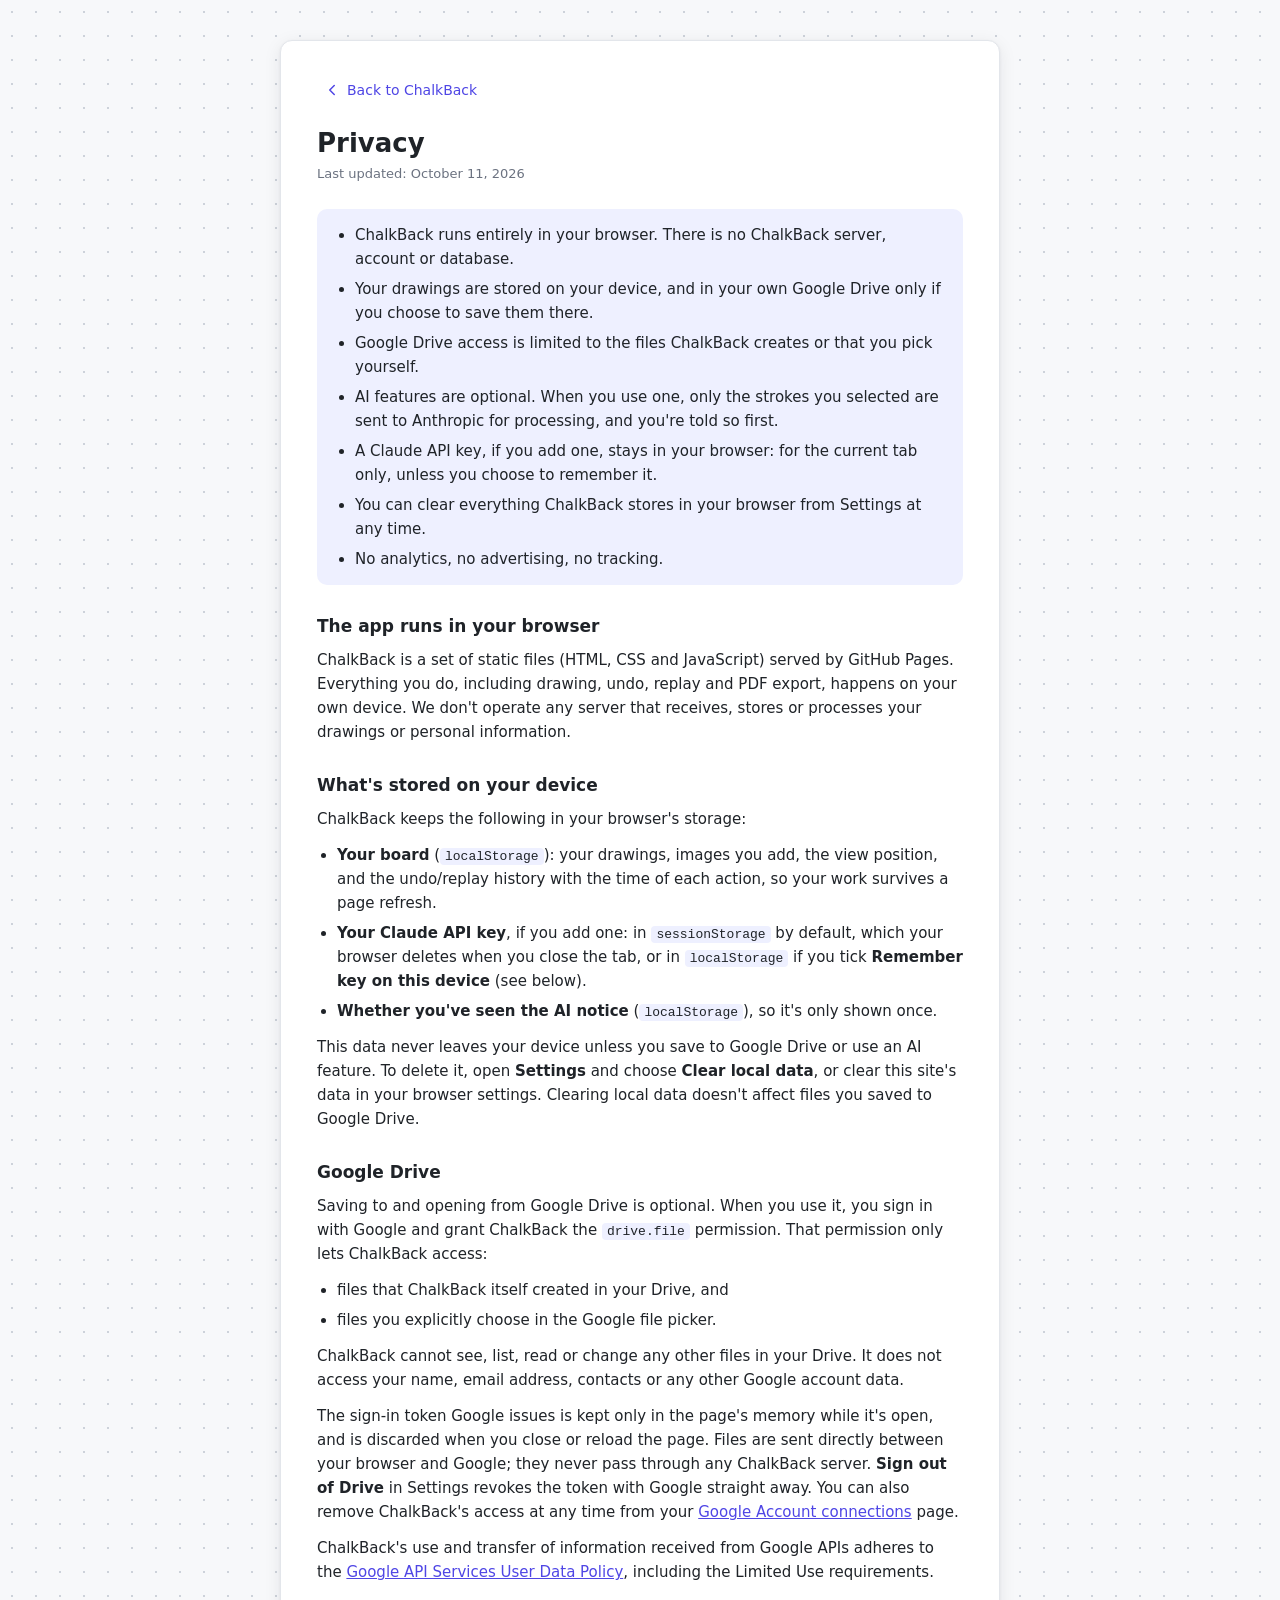
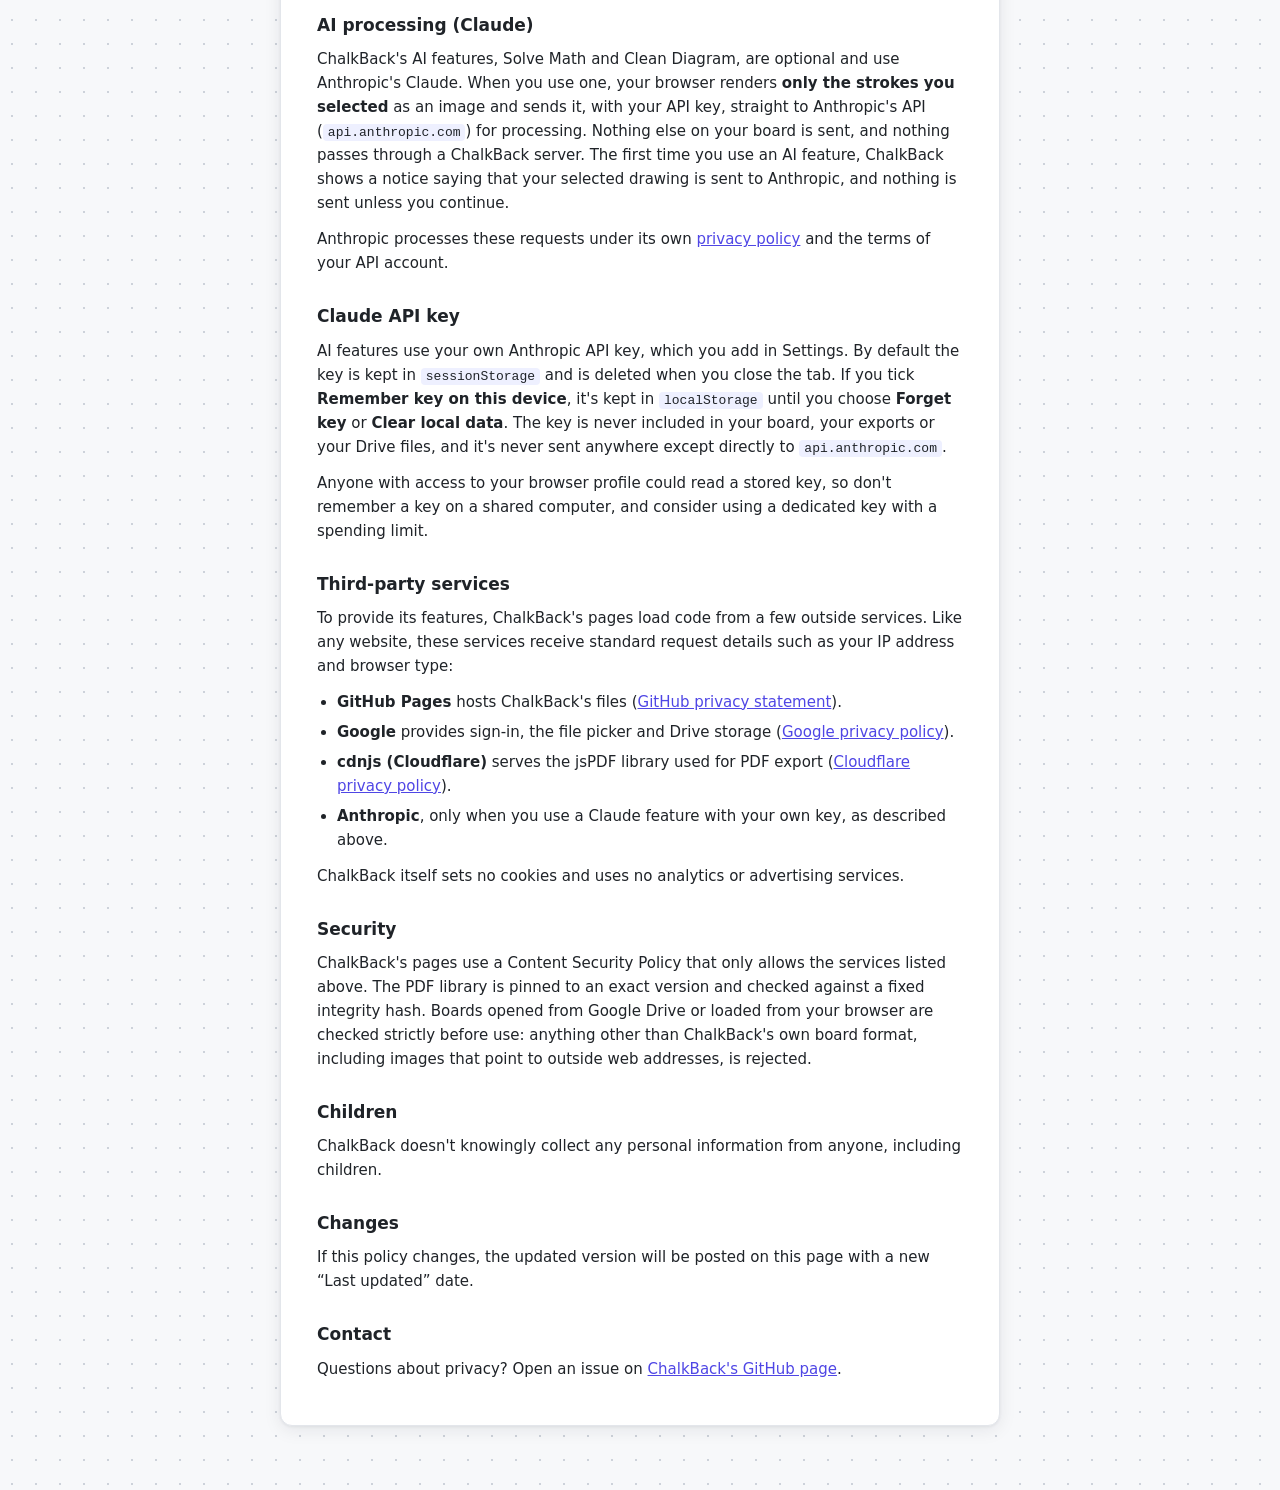
<file: privacy.html>
<!DOCTYPE html>
<html lang="en">
<head>
  <meta charset="UTF-8">
  <!-- A text-only page: no scripts, no outside resources. -->
  <meta http-equiv="Content-Security-Policy" content="default-src 'none'; style-src 'unsafe-inline'; img-src 'self'; base-uri 'none'; form-action 'none'">
  <meta name="viewport" content="width=device-width, initial-scale=1.0">
  <title>Privacy — ChalkBack</title>
  <style>
    /* Same palette and type as the app (style.css), adapted for a scrolling text page. */
    :root {
      --bg: #f7f8fa;
      --dot: #cdd2da;
      --panel: #ffffff;
      --border: #e3e6eb;
      --text: #1f2328;
      --muted: #6b7280;
      --accent: #4f46e5;
      --accent-soft: #eef0ff;
      --shadow: 0 4px 18px rgba(16, 24, 40, 0.08), 0 1px 3px rgba(16, 24, 40, 0.06);
      --font: system-ui, "Segoe UI", Roboto, sans-serif;
    }

    * { box-sizing: border-box; }

    body {
      margin: 0;
      padding: 40px 16px 64px;
      font-family: var(--font);
      font-size: 15px;
      line-height: 1.6;
      color: var(--text);
      background-color: var(--bg);
      background-image: radial-gradient(var(--dot) 1px, transparent 1.5px);
      background-size: 24px 24px;
    }

    main {
      max-width: 720px;
      margin: 0 auto;
      padding: 32px 36px;
      background: var(--panel);
      border: 1px solid var(--border);
      border-radius: 12px;
      box-shadow: var(--shadow);
    }

    .back {
      display: inline-flex;
      align-items: center;
      gap: 6px;
      margin-bottom: 20px;
      padding: 6px 10px 6px 6px;
      border-radius: 8px;
      color: var(--accent);
      font-weight: 500;
      font-size: 14px;
      text-decoration: none;
    }

    .back:hover { background: var(--accent-soft); }

    .back svg {
      width: 18px;
      height: 18px;
      fill: none;
      stroke: currentColor;
      stroke-width: 2;
      stroke-linecap: round;
      stroke-linejoin: round;
    }

    h1 { margin: 0 0 4px; font-size: 26px; line-height: 1.25; }
    .updated { margin: 0 0 24px; color: var(--muted); font-size: 13px; }
    h2 { margin: 28px 0 8px; font-size: 17px; }
    p, ul { margin: 0 0 12px; }
    ul { padding-left: 20px; }
    li { margin-bottom: 6px; }
    a { color: var(--accent); }
    code {
      padding: 1px 5px;
      border-radius: 4px;
      background: var(--accent-soft);
      font: 13px ui-monospace, "Cascadia Code", Consolas, monospace;
    }

    .summary {
      margin: 0 0 8px;
      padding: 14px 18px;
      border-radius: 10px;
      background: var(--accent-soft);
    }

    .summary ul { margin: 0; }
    .summary li:last-child { margin-bottom: 0; }

    @media (max-width: 560px) {
      body { padding: 16px 12px 40px; }
      main { padding: 20px 18px; }
      h1 { font-size: 22px; }
    }
  </style>
</head>
<body>
  <main>
    <a class="back" href="./">
      <svg viewBox="0 0 24 24"><path d="m15 18-6-6 6-6"/></svg>
      Back to ChalkBack
    </a>

    <h1>Privacy</h1>
    <p class="updated">Last updated: October 11, 2026</p>

    <div class="summary">
      <ul>
        <li>ChalkBack runs entirely in your browser. There is no ChalkBack server, account or database.</li>
        <li>Your drawings are stored on your device, and in your own Google Drive only if you choose to save them there.</li>
        <li>Google Drive access is limited to the files ChalkBack creates or that you pick yourself.</li>
        <li>AI features are optional. When you use one, only the strokes you selected are sent to Anthropic for processing, and you're told so first.</li>
        <li>A Claude API key, if you add one, stays in your browser: for the current tab only, unless you choose to remember it.</li>
        <li>You can clear everything ChalkBack stores in your browser from Settings at any time.</li>
        <li>No analytics, no advertising, no tracking.</li>
      </ul>
    </div>

    <h2>The app runs in your browser</h2>
    <p>
      ChalkBack is a set of static files (HTML, CSS and JavaScript) served by GitHub Pages. Everything you do,
      including drawing, undo, replay and PDF export, happens on your own device. We don't operate any server
      that receives, stores or processes your drawings or personal information.
    </p>

    <h2>What's stored on your device</h2>
    <p>ChalkBack keeps the following in your browser's storage:</p>
    <ul>
      <li><strong>Your board</strong> (<code>localStorage</code>): your drawings, images you add, the view
        position, and the undo/replay history with the time of each action, so your work survives a page
        refresh.</li>
      <li><strong>Your Claude API key</strong>, if you add one: in <code>sessionStorage</code> by default,
        which your browser deletes when you close the tab, or in <code>localStorage</code> if you tick
        <strong>Remember key on this device</strong> (see below).</li>
      <li><strong>Whether you've seen the AI notice</strong> (<code>localStorage</code>), so it's only shown
        once.</li>
    </ul>
    <p>
      This data never leaves your device unless you save to Google Drive or use an AI feature. To delete it,
      open <strong>Settings</strong> and choose <strong>Clear local data</strong>, or clear this site's data in
      your browser settings. Clearing local data doesn't affect files you saved to Google Drive.
    </p>

    <h2>Google Drive</h2>
    <p>
      Saving to and opening from Google Drive is optional. When you use it, you sign in with Google and grant
      ChalkBack the <code>drive.file</code> permission. That permission only lets ChalkBack access:
    </p>
    <ul>
      <li>files that ChalkBack itself created in your Drive, and</li>
      <li>files you explicitly choose in the Google file picker.</li>
    </ul>
    <p>
      ChalkBack cannot see, list, read or change any other files in your Drive. It does not access your
      name, email address, contacts or any other Google account data.
    </p>
    <p>
      The sign-in token Google issues is kept only in the page's memory while it's open, and is discarded when
      you close or reload the page. Files are sent directly between your browser and Google; they never pass
      through any ChalkBack server. <strong>Sign out of Drive</strong> in Settings revokes the token with
      Google straight away. You can also remove ChalkBack's access at any time from your
      <a href="https://myaccount.google.com/connections" target="_blank" rel="noopener">Google Account
      connections</a> page.
    </p>
    <p>
      ChalkBack's use and transfer of information received from Google APIs adheres to the
      <a href="https://developers.google.com/terms/api-services-user-data-policy" target="_blank" rel="noopener">Google
      API Services User Data Policy</a>, including the Limited Use requirements.
    </p>

    <h2>AI processing (Claude)</h2>
    <p>
      ChalkBack's AI features, Solve Math and Clean Diagram, are optional and use Anthropic's Claude. When
      you use one, your browser renders <strong>only the strokes you selected</strong> as an image and sends
      it, with your API key, straight to Anthropic's API (<code>api.anthropic.com</code>) for processing.
      Nothing else on your board is sent, and nothing passes through a ChalkBack server. The first time you
      use an AI feature, ChalkBack shows a notice saying that your selected drawing is sent to Anthropic, and
      nothing is sent unless you continue.
    </p>
    <p>
      Anthropic processes these requests under its own
      <a href="https://www.anthropic.com/legal/privacy" target="_blank" rel="noopener">privacy policy</a> and
      the terms of your API account.
    </p>

    <h2>Claude API key</h2>
    <p>
      AI features use your own Anthropic API key, which you add in Settings. By default the key is kept in
      <code>sessionStorage</code> and is deleted when you close the tab. If you tick
      <strong>Remember key on this device</strong>, it's kept in <code>localStorage</code> until you choose
      <strong>Forget key</strong> or <strong>Clear local data</strong>. The key is never included in your
      board, your exports or your Drive files, and it's never sent anywhere except directly to
      <code>api.anthropic.com</code>.
    </p>
    <p>
      Anyone with access to your browser profile could read a stored key, so don't remember a key on a shared
      computer, and consider using a dedicated key with a spending limit.
    </p>

    <h2>Third-party services</h2>
    <p>
      To provide its features, ChalkBack's pages load code from a few outside services. Like any website,
      these services receive standard request details such as your IP address and browser type:
    </p>
    <ul>
      <li><strong>GitHub Pages</strong> hosts ChalkBack's files
        (<a href="https://docs.github.com/en/site-policy/privacy-policies/github-general-privacy-statement" target="_blank" rel="noopener">GitHub privacy statement</a>).</li>
      <li><strong>Google</strong> provides sign-in, the file picker and Drive storage
        (<a href="https://policies.google.com/privacy" target="_blank" rel="noopener">Google privacy policy</a>).</li>
      <li><strong>cdnjs (Cloudflare)</strong> serves the jsPDF library used for PDF export
        (<a href="https://www.cloudflare.com/privacypolicy/" target="_blank" rel="noopener">Cloudflare privacy policy</a>).</li>
      <li><strong>Anthropic</strong>, only when you use a Claude feature with your own key, as described above.</li>
    </ul>
    <p>ChalkBack itself sets no cookies and uses no analytics or advertising services.</p>

    <h2>Security</h2>
    <p>
      ChalkBack's pages use a Content Security Policy that only allows the services listed above. The PDF
      library is pinned to an exact version and checked against a fixed integrity hash. Boards opened from
      Google Drive or loaded from your browser are checked strictly before use: anything other than
      ChalkBack's own board format, including images that point to outside web addresses, is rejected.
    </p>

    <h2>Children</h2>
    <p>ChalkBack doesn't knowingly collect any personal information from anyone, including children.</p>

    <h2>Changes</h2>
    <p>
      If this policy changes, the updated version will be posted on this page with a new “Last updated”
      date.
    </p>

    <h2>Contact</h2>
    <p>
      Questions about privacy? Open an issue on
      <a href="https://github.com/MilanMathew86/whiteboard/issues" target="_blank" rel="noopener">ChalkBack's GitHub page</a>.
    </p>
  </main>
</body>
</html>
</file>
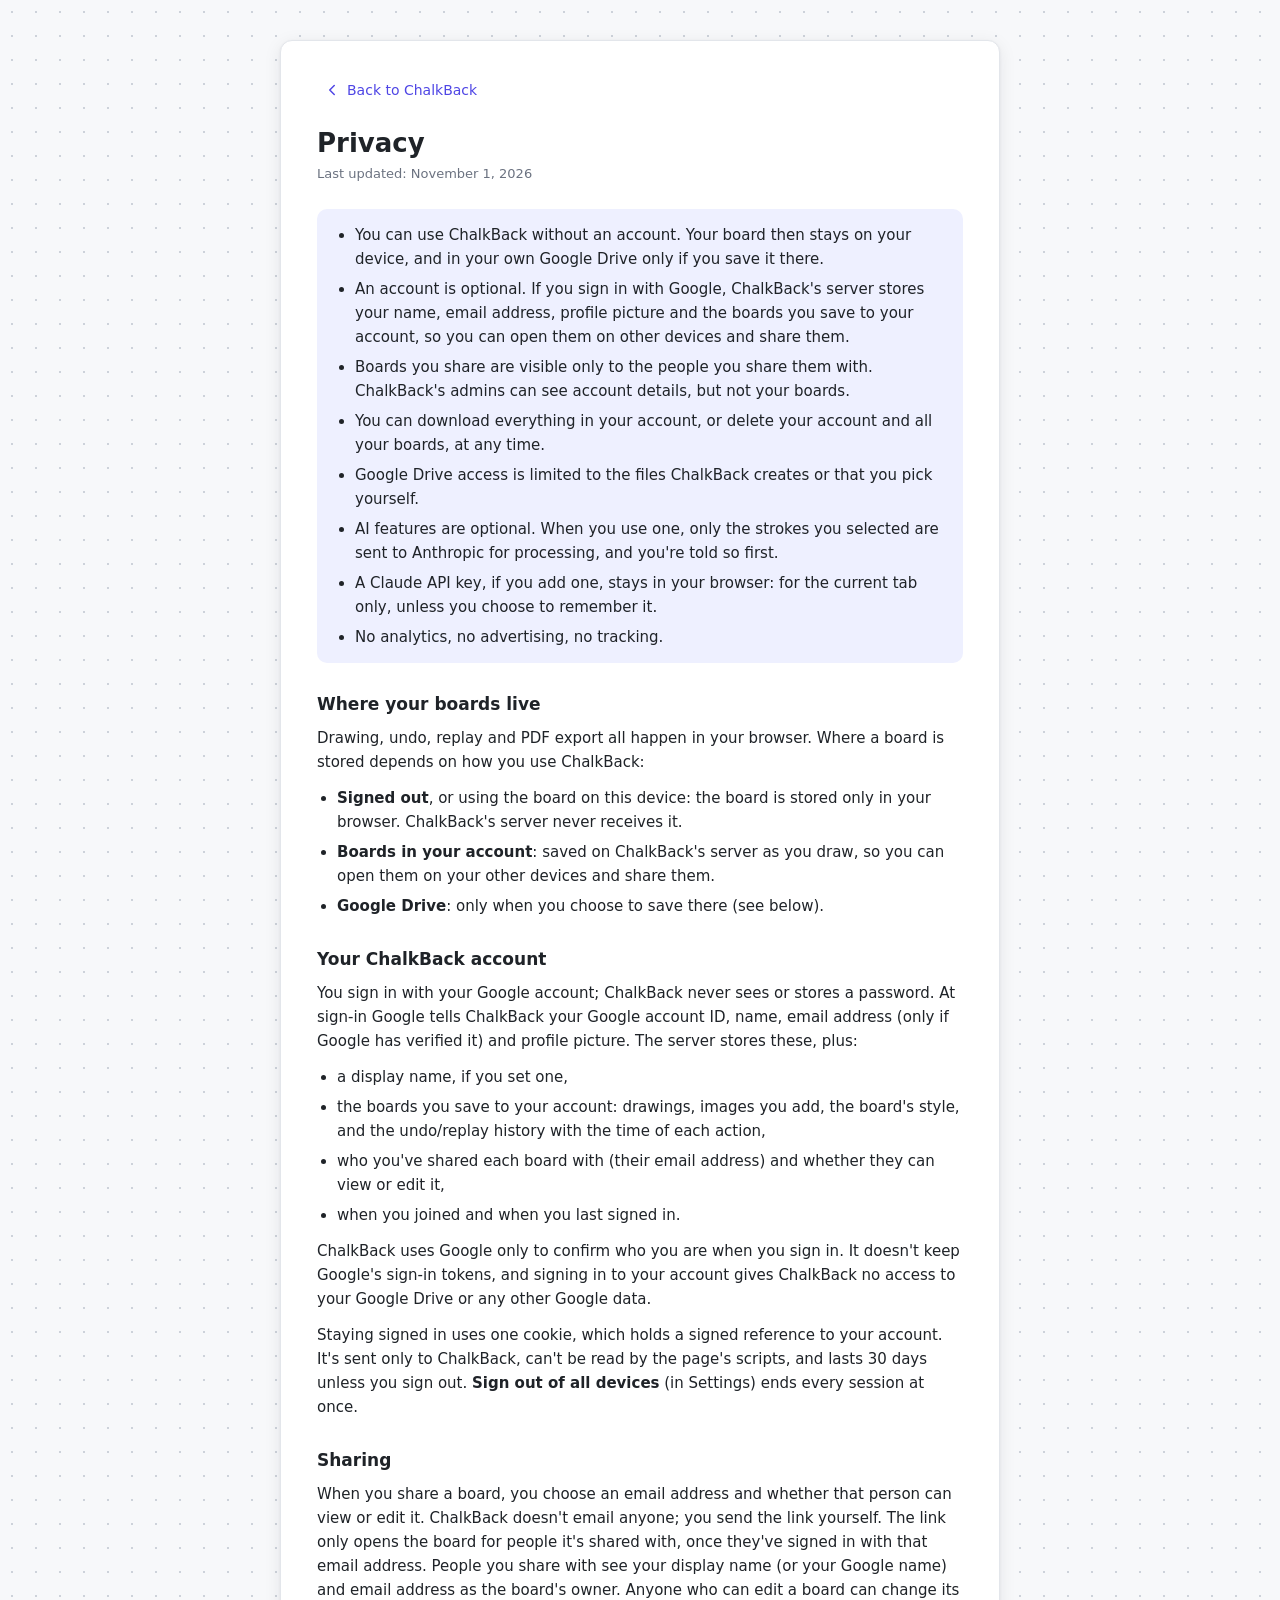
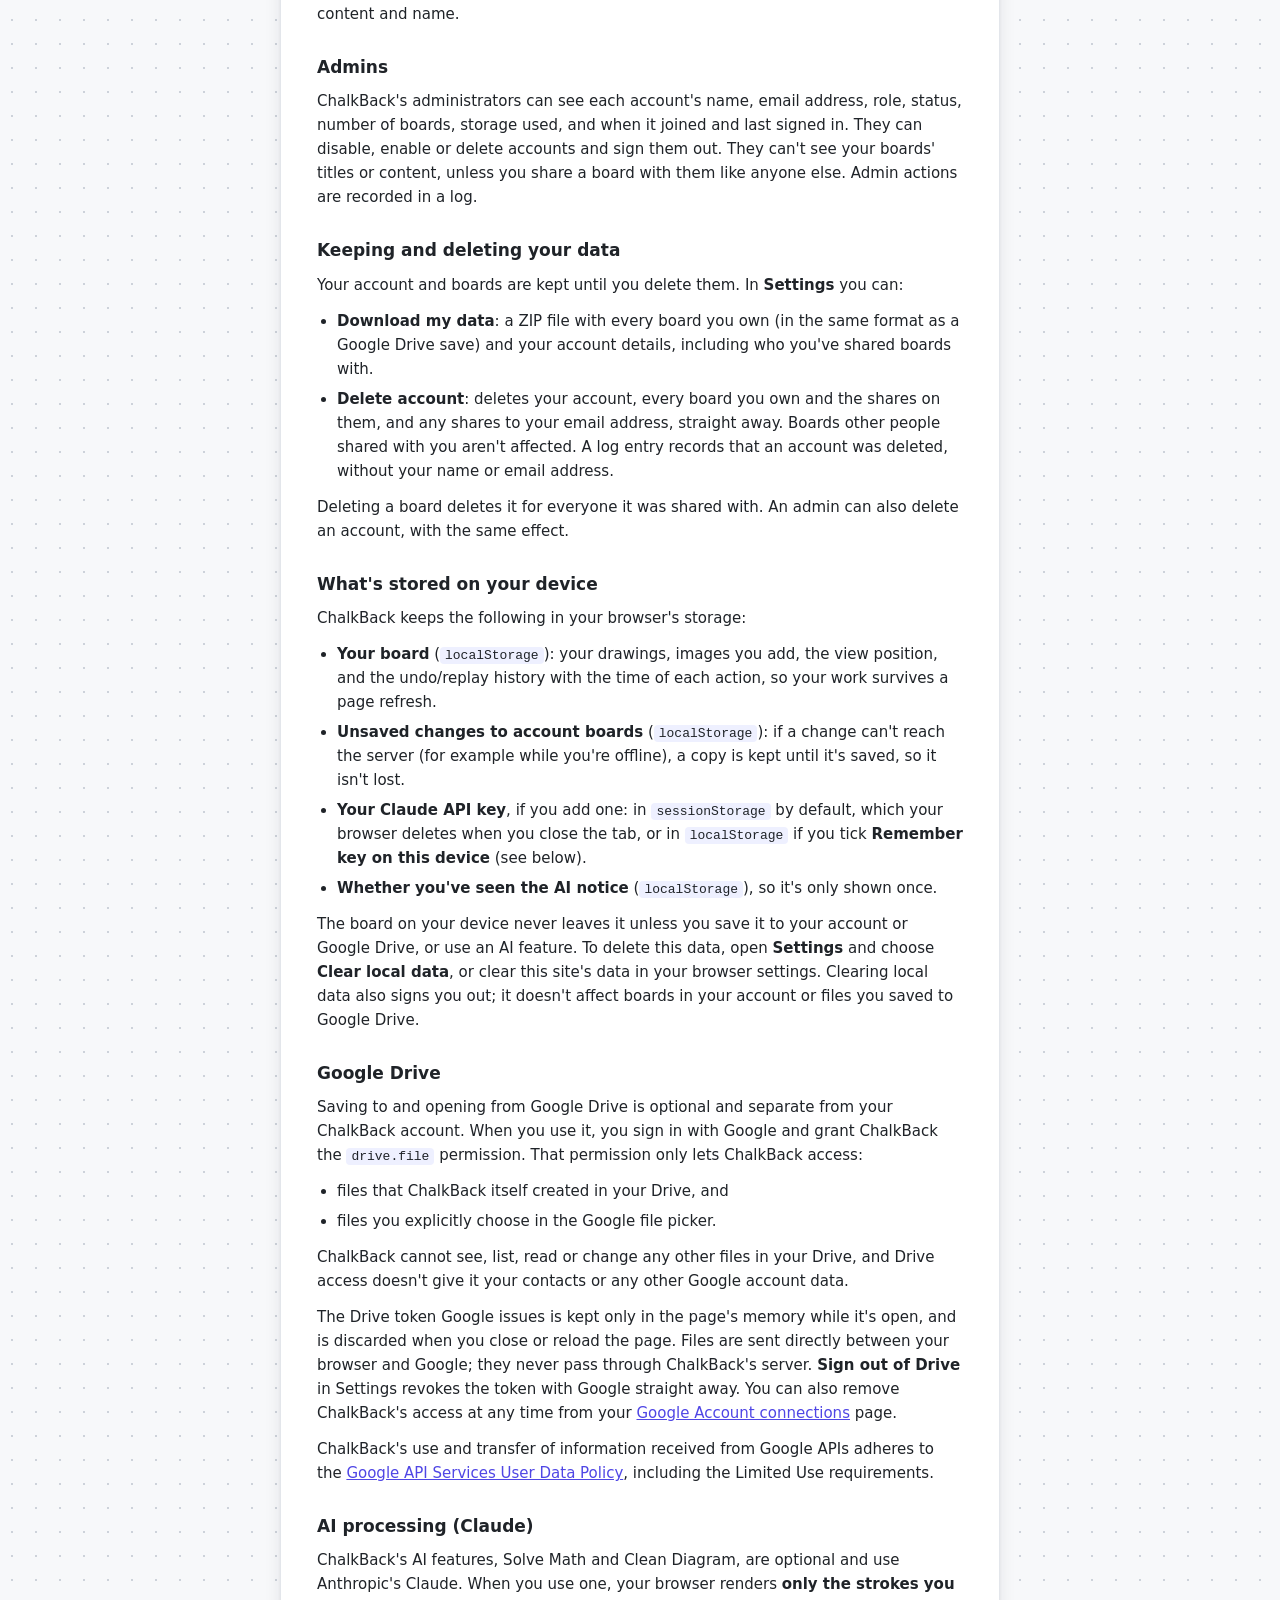
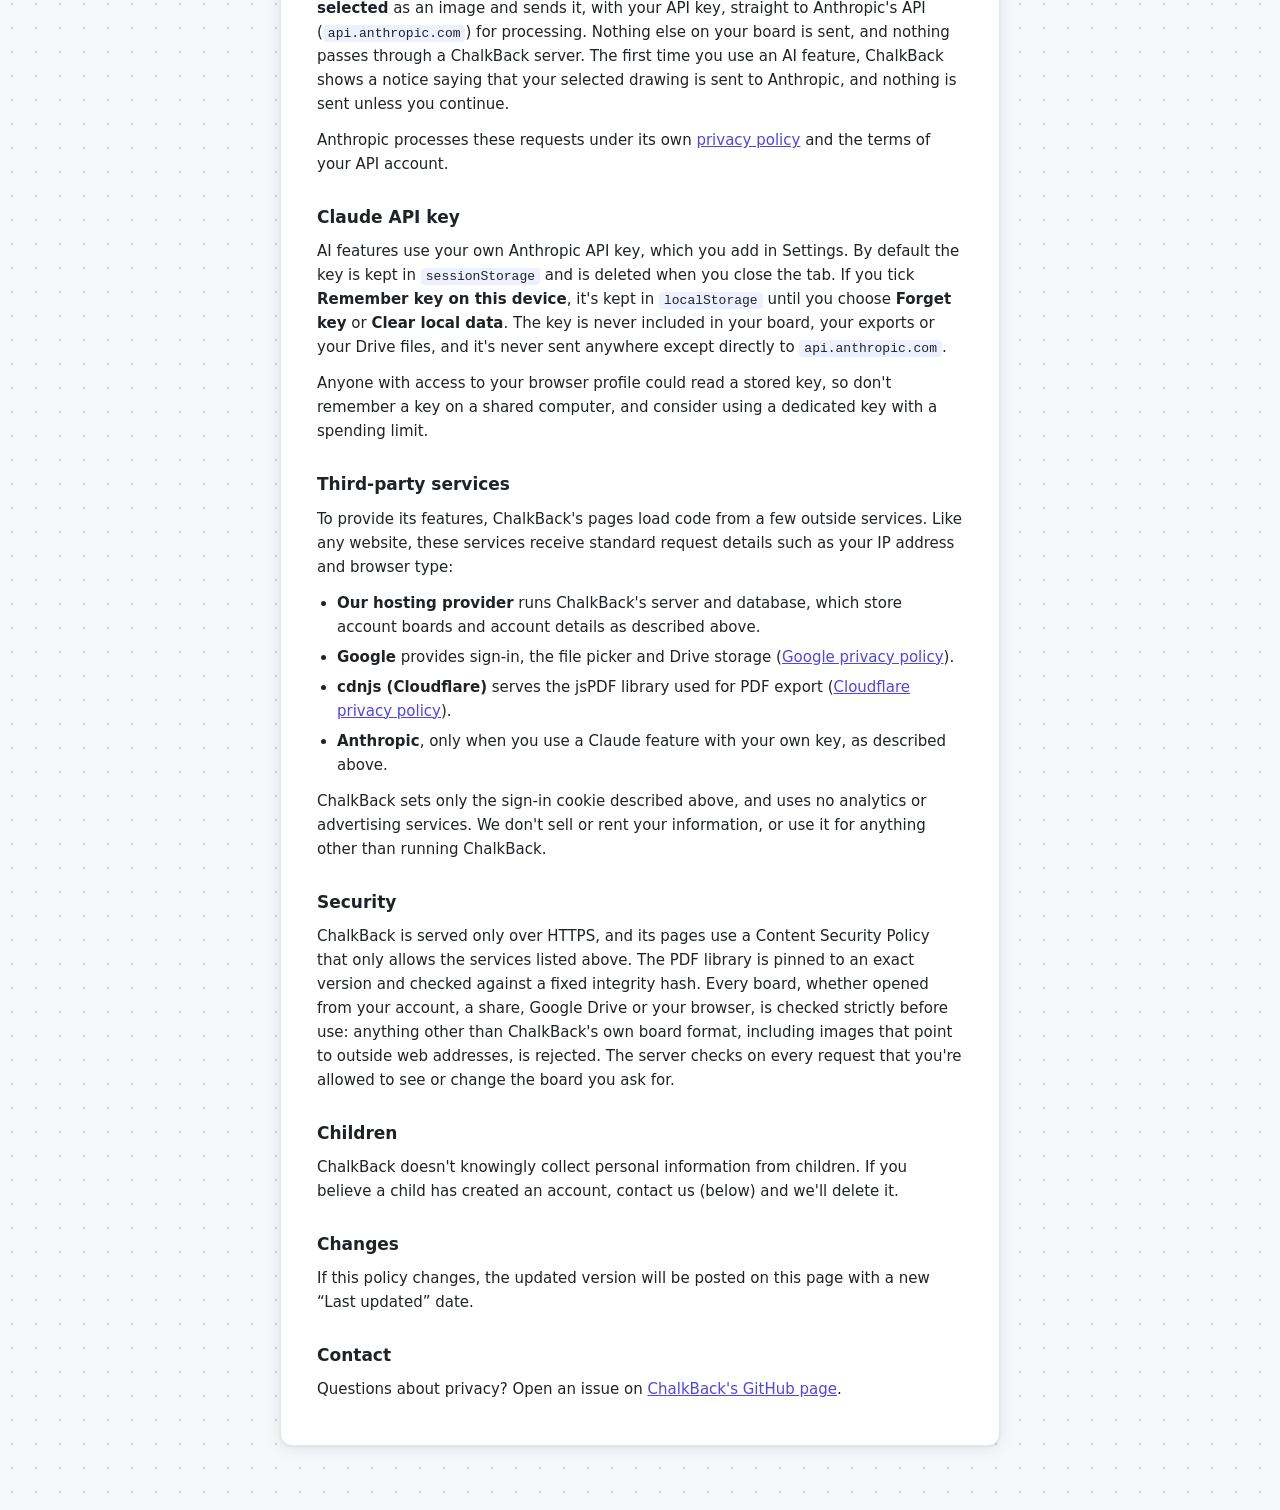
<file: web/privacy.html>
<!DOCTYPE html>
<html lang="en">
<head>
  <meta charset="UTF-8">
  <!-- A text-only page: no scripts, no outside resources. -->
  <meta http-equiv="Content-Security-Policy" content="default-src 'none'; style-src 'unsafe-inline'; img-src 'self'; base-uri 'none'; form-action 'none'">
  <meta name="viewport" content="width=device-width, initial-scale=1.0">
  <title>Privacy — ChalkBack</title>
  <style>
    /* Same palette and type as the app (style.css), adapted for a scrolling text page. */
    :root {
      --bg: #f7f8fa;
      --dot: #cdd2da;
      --panel: #ffffff;
      --border: #e3e6eb;
      --text: #1f2328;
      --muted: #6b7280;
      --accent: #4f46e5;
      --accent-soft: #eef0ff;
      --shadow: 0 4px 18px rgba(16, 24, 40, 0.08), 0 1px 3px rgba(16, 24, 40, 0.06);
      --font: system-ui, "Segoe UI", Roboto, sans-serif;
    }

    * { box-sizing: border-box; }

    body {
      margin: 0;
      padding: 40px 16px 64px;
      font-family: var(--font);
      font-size: 15px;
      line-height: 1.6;
      color: var(--text);
      background-color: var(--bg);
      background-image: radial-gradient(var(--dot) 1px, transparent 1.5px);
      background-size: 24px 24px;
    }

    main {
      max-width: 720px;
      margin: 0 auto;
      padding: 32px 36px;
      background: var(--panel);
      border: 1px solid var(--border);
      border-radius: 12px;
      box-shadow: var(--shadow);
    }

    .back {
      display: inline-flex;
      align-items: center;
      gap: 6px;
      margin-bottom: 20px;
      padding: 6px 10px 6px 6px;
      border-radius: 8px;
      color: var(--accent);
      font-weight: 500;
      font-size: 14px;
      text-decoration: none;
    }

    .back:hover { background: var(--accent-soft); }

    .back svg {
      width: 18px;
      height: 18px;
      fill: none;
      stroke: currentColor;
      stroke-width: 2;
      stroke-linecap: round;
      stroke-linejoin: round;
    }

    h1 { margin: 0 0 4px; font-size: 26px; line-height: 1.25; }
    .updated { margin: 0 0 24px; color: var(--muted); font-size: 13px; }
    h2 { margin: 28px 0 8px; font-size: 17px; }
    p, ul { margin: 0 0 12px; }
    ul { padding-left: 20px; }
    li { margin-bottom: 6px; }
    a { color: var(--accent); }
    code {
      padding: 1px 5px;
      border-radius: 4px;
      background: var(--accent-soft);
      font: 13px ui-monospace, "Cascadia Code", Consolas, monospace;
    }

    .summary {
      margin: 0 0 8px;
      padding: 14px 18px;
      border-radius: 10px;
      background: var(--accent-soft);
    }

    .summary ul { margin: 0; }
    .summary li:last-child { margin-bottom: 0; }

    @media (max-width: 560px) {
      body { padding: 16px 12px 40px; }
      main { padding: 20px 18px; }
      h1 { font-size: 22px; }
    }
  </style>
</head>
<body>
  <main>
    <a class="back" href="./">
      <svg viewBox="0 0 24 24"><path d="m15 18-6-6 6-6"/></svg>
      Back to ChalkBack
    </a>

    <h1>Privacy</h1>
    <p class="updated">Last updated: November 1, 2026</p>

    <div class="summary">
      <ul>
        <li>You can use ChalkBack without an account. Your board then stays on your device, and in your own Google Drive only if you save it there.</li>
        <li>An account is optional. If you sign in with Google, ChalkBack's server stores your name, email address, profile picture and the boards you save to your account, so you can open them on other devices and share them.</li>
        <li>Boards you share are visible only to the people you share them with. ChalkBack's admins can see account details, but not your boards.</li>
        <li>You can download everything in your account, or delete your account and all your boards, at any time.</li>
        <li>Google Drive access is limited to the files ChalkBack creates or that you pick yourself.</li>
        <li>AI features are optional. When you use one, only the strokes you selected are sent to Anthropic for processing, and you're told so first.</li>
        <li>A Claude API key, if you add one, stays in your browser: for the current tab only, unless you choose to remember it.</li>
        <li>No analytics, no advertising, no tracking.</li>
      </ul>
    </div>

    <h2>Where your boards live</h2>
    <p>
      Drawing, undo, replay and PDF export all happen in your browser. Where a board is stored depends on how
      you use ChalkBack:
    </p>
    <ul>
      <li><strong>Signed out</strong>, or using the board on this device: the board is stored only in your
        browser. ChalkBack's server never receives it.</li>
      <li><strong>Boards in your account</strong>: saved on ChalkBack's server as you draw, so you can open
        them on your other devices and share them.</li>
      <li><strong>Google Drive</strong>: only when you choose to save there (see below).</li>
    </ul>

    <h2>Your ChalkBack account</h2>
    <p>
      You sign in with your Google account; ChalkBack never sees or stores a password. At sign-in Google tells
      ChalkBack your Google account ID, name, email address (only if Google has verified it) and profile
      picture. The server stores these, plus:
    </p>
    <ul>
      <li>a display name, if you set one,</li>
      <li>the boards you save to your account: drawings, images you add, the board's style, and the
        undo/replay history with the time of each action,</li>
      <li>who you've shared each board with (their email address) and whether they can view or edit it,</li>
      <li>when you joined and when you last signed in.</li>
    </ul>
    <p>
      ChalkBack uses Google only to confirm who you are when you sign in. It doesn't keep Google's sign-in
      tokens, and signing in to your account gives ChalkBack no access to your Google Drive or any other
      Google data.
    </p>
    <p>
      Staying signed in uses one cookie, which holds a signed reference to your account. It's sent only to
      ChalkBack, can't be read by the page's scripts, and lasts 30 days unless you sign out.
      <strong>Sign out of all devices</strong> (in Settings) ends every session at once.
    </p>

    <h2>Sharing</h2>
    <p>
      When you share a board, you choose an email address and whether that person can view or edit it.
      ChalkBack doesn't email anyone; you send the link yourself. The link only opens the board for people
      it's shared with, once they've signed in with that email address. People you share with see your
      display name (or your Google name) and email address as the board's owner. Anyone who can edit a board
      can change its content and name.
    </p>

    <h2>Admins</h2>
    <p>
      ChalkBack's administrators can see each account's name, email address, role, status, number of boards,
      storage used, and when it joined and last signed in. They can disable, enable or delete accounts and
      sign them out. They can't see your boards' titles or content, unless you share a board with them like
      anyone else. Admin actions are recorded in a log.
    </p>

    <h2>Keeping and deleting your data</h2>
    <p>
      Your account and boards are kept until you delete them. In <strong>Settings</strong> you can:
    </p>
    <ul>
      <li><strong>Download my data</strong>: a ZIP file with every board you own (in the same format as a
        Google Drive save) and your account details, including who you've shared boards with.</li>
      <li><strong>Delete account</strong>: deletes your account, every board you own and the shares on them,
        and any shares to your email address, straight away. Boards other people shared with you aren't
        affected. A log entry records that an account was deleted, without your name or email address.</li>
    </ul>
    <p>
      Deleting a board deletes it for everyone it was shared with. An admin can also delete an account, with
      the same effect.
    </p>

    <h2>What's stored on your device</h2>
    <p>ChalkBack keeps the following in your browser's storage:</p>
    <ul>
      <li><strong>Your board</strong> (<code>localStorage</code>): your drawings, images you add, the view
        position, and the undo/replay history with the time of each action, so your work survives a page
        refresh.</li>
      <li><strong>Unsaved changes to account boards</strong> (<code>localStorage</code>): if a change can't
        reach the server (for example while you're offline), a copy is kept until it's saved, so it isn't
        lost.</li>
      <li><strong>Your Claude API key</strong>, if you add one: in <code>sessionStorage</code> by default,
        which your browser deletes when you close the tab, or in <code>localStorage</code> if you tick
        <strong>Remember key on this device</strong> (see below).</li>
      <li><strong>Whether you've seen the AI notice</strong> (<code>localStorage</code>), so it's only shown
        once.</li>
    </ul>
    <p>
      The board on your device never leaves it unless you save it to your account or Google Drive, or use an
      AI feature. To delete this data, open <strong>Settings</strong> and choose <strong>Clear local
      data</strong>, or clear this site's data in your browser settings. Clearing local data also signs you
      out; it doesn't affect boards in your account or files you saved to Google Drive.
    </p>

    <h2>Google Drive</h2>
    <p>
      Saving to and opening from Google Drive is optional and separate from your ChalkBack account. When you
      use it, you sign in with Google and grant ChalkBack the <code>drive.file</code> permission. That
      permission only lets ChalkBack access:
    </p>
    <ul>
      <li>files that ChalkBack itself created in your Drive, and</li>
      <li>files you explicitly choose in the Google file picker.</li>
    </ul>
    <p>
      ChalkBack cannot see, list, read or change any other files in your Drive, and Drive access doesn't
      give it your contacts or any other Google account data.
    </p>
    <p>
      The Drive token Google issues is kept only in the page's memory while it's open, and is discarded when
      you close or reload the page. Files are sent directly between your browser and Google; they never pass
      through ChalkBack's server. <strong>Sign out of Drive</strong> in Settings revokes the token with
      Google straight away. You can also remove ChalkBack's access at any time from your
      <a href="https://myaccount.google.com/connections" target="_blank" rel="noopener">Google Account
      connections</a> page.
    </p>
    <p>
      ChalkBack's use and transfer of information received from Google APIs adheres to the
      <a href="https://developers.google.com/terms/api-services-user-data-policy" target="_blank" rel="noopener">Google
      API Services User Data Policy</a>, including the Limited Use requirements.
    </p>

    <h2>AI processing (Claude)</h2>
    <p>
      ChalkBack's AI features, Solve Math and Clean Diagram, are optional and use Anthropic's Claude. When
      you use one, your browser renders <strong>only the strokes you selected</strong> as an image and sends
      it, with your API key, straight to Anthropic's API (<code>api.anthropic.com</code>) for processing.
      Nothing else on your board is sent, and nothing passes through a ChalkBack server. The first time you
      use an AI feature, ChalkBack shows a notice saying that your selected drawing is sent to Anthropic, and
      nothing is sent unless you continue.
    </p>
    <p>
      Anthropic processes these requests under its own
      <a href="https://www.anthropic.com/legal/privacy" target="_blank" rel="noopener">privacy policy</a> and
      the terms of your API account.
    </p>

    <h2>Claude API key</h2>
    <p>
      AI features use your own Anthropic API key, which you add in Settings. By default the key is kept in
      <code>sessionStorage</code> and is deleted when you close the tab. If you tick
      <strong>Remember key on this device</strong>, it's kept in <code>localStorage</code> until you choose
      <strong>Forget key</strong> or <strong>Clear local data</strong>. The key is never included in your
      board, your exports or your Drive files, and it's never sent anywhere except directly to
      <code>api.anthropic.com</code>.
    </p>
    <p>
      Anyone with access to your browser profile could read a stored key, so don't remember a key on a shared
      computer, and consider using a dedicated key with a spending limit.
    </p>

    <h2>Third-party services</h2>
    <p>
      To provide its features, ChalkBack's pages load code from a few outside services. Like any website,
      these services receive standard request details such as your IP address and browser type:
    </p>
    <ul>
      <!-- TODO before launch (tasks.md T0.1/T8.1): name the hosting and database providers, with links
           to their privacy policies. -->
      <li><strong>Our hosting provider</strong> runs ChalkBack's server and database, which store account
        boards and account details as described above.</li>
      <li><strong>Google</strong> provides sign-in, the file picker and Drive storage
        (<a href="https://policies.google.com/privacy" target="_blank" rel="noopener">Google privacy policy</a>).</li>
      <li><strong>cdnjs (Cloudflare)</strong> serves the jsPDF library used for PDF export
        (<a href="https://www.cloudflare.com/privacypolicy/" target="_blank" rel="noopener">Cloudflare privacy policy</a>).</li>
      <li><strong>Anthropic</strong>, only when you use a Claude feature with your own key, as described above.</li>
    </ul>
    <p>
      ChalkBack sets only the sign-in cookie described above, and uses no analytics or advertising
      services. We don't sell or rent your information, or use it for anything other than running ChalkBack.
    </p>

    <h2>Security</h2>
    <p>
      ChalkBack is served only over HTTPS, and its pages use a Content Security Policy that only allows the
      services listed above. The PDF library is pinned to an exact version and checked against a fixed
      integrity hash. Every board, whether opened from your account, a share, Google Drive or your browser,
      is checked strictly before use: anything other than ChalkBack's own board format, including images
      that point to outside web addresses, is rejected. The server checks on every request that you're
      allowed to see or change the board you ask for.
    </p>

    <h2>Children</h2>
    <!-- TODO before launch (T8.1): the owner to confirm the policy for children's accounts. -->
    <p>
      ChalkBack doesn't knowingly collect personal information from children. If you believe a child has
      created an account, contact us (below) and we'll delete it.
    </p>

    <h2>Changes</h2>
    <p>
      If this policy changes, the updated version will be posted on this page with a new “Last updated”
      date.
    </p>

    <h2>Contact</h2>
    <p>
      Questions about privacy? Open an issue on
      <a href="https://github.com/MilanMathew86/whiteboard/issues" target="_blank" rel="noopener">ChalkBack's GitHub page</a>.
    </p>
  </main>
</body>
</html>
</file>
